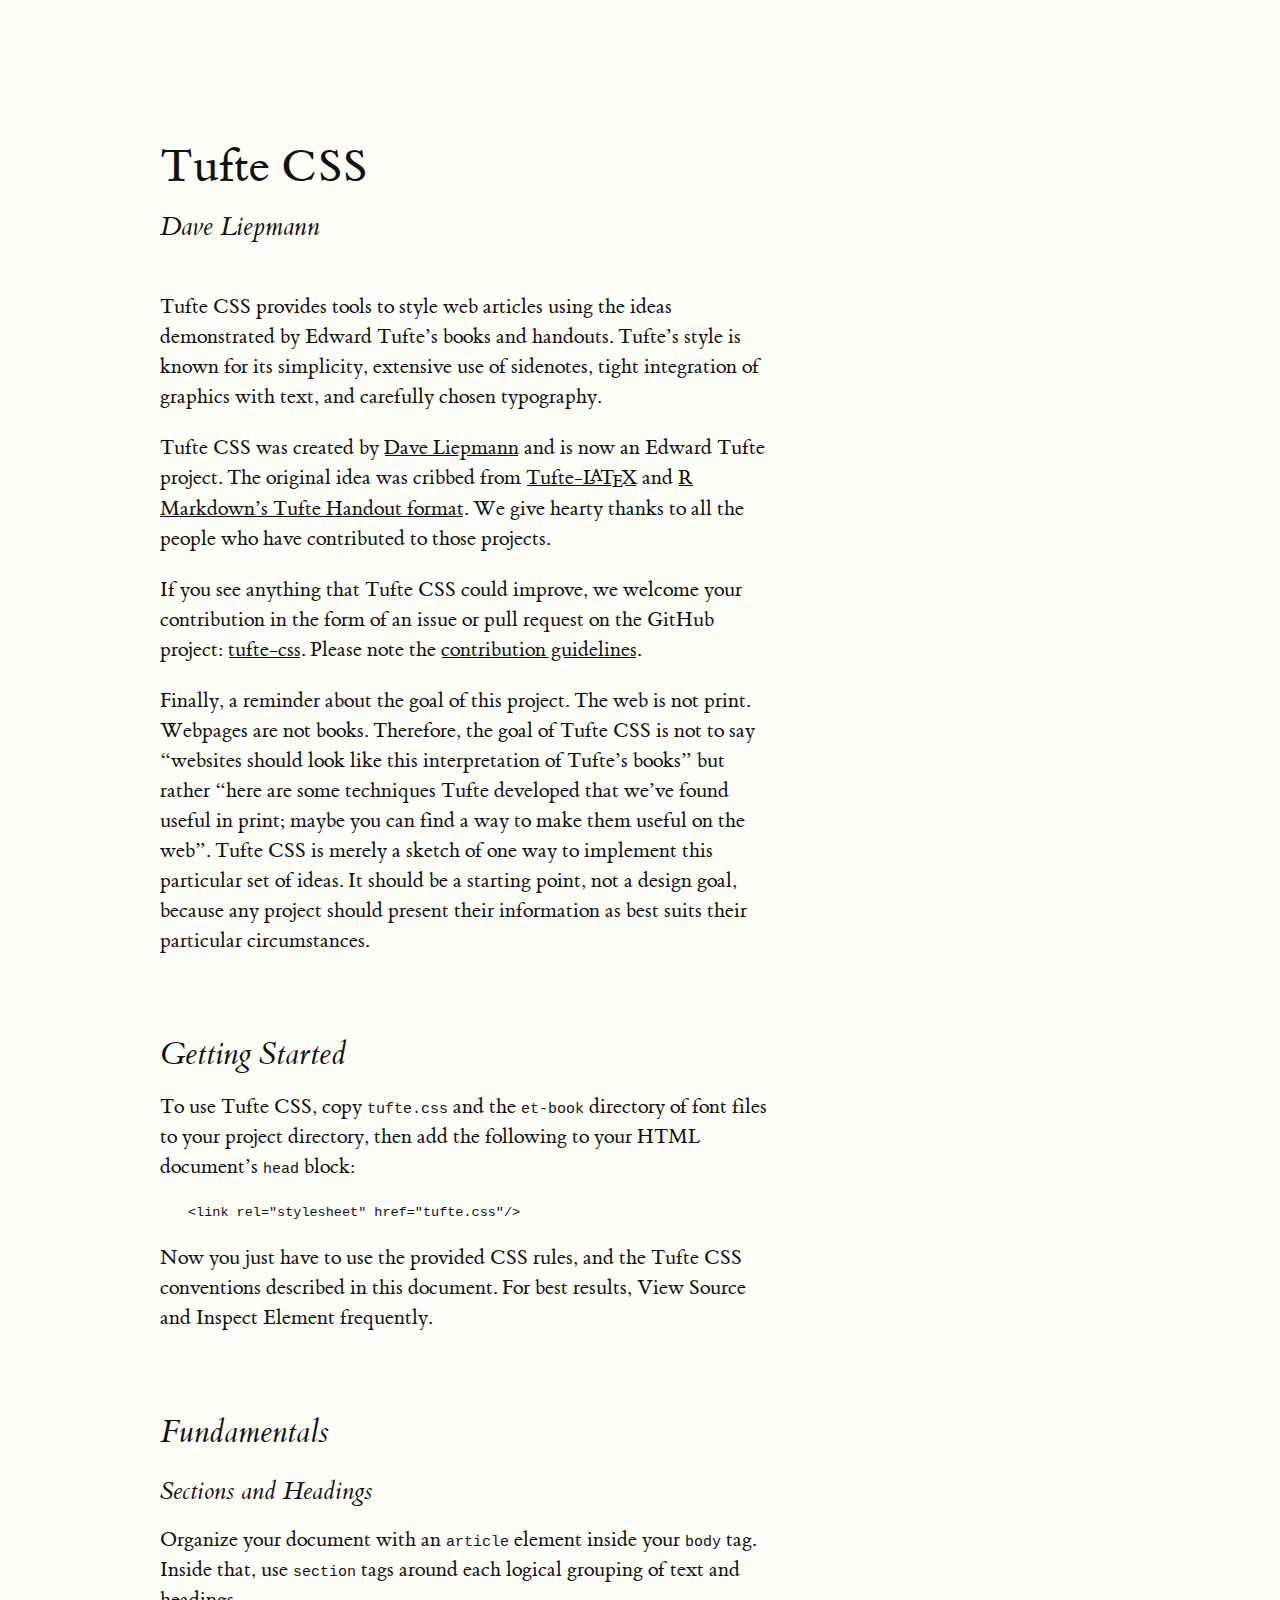
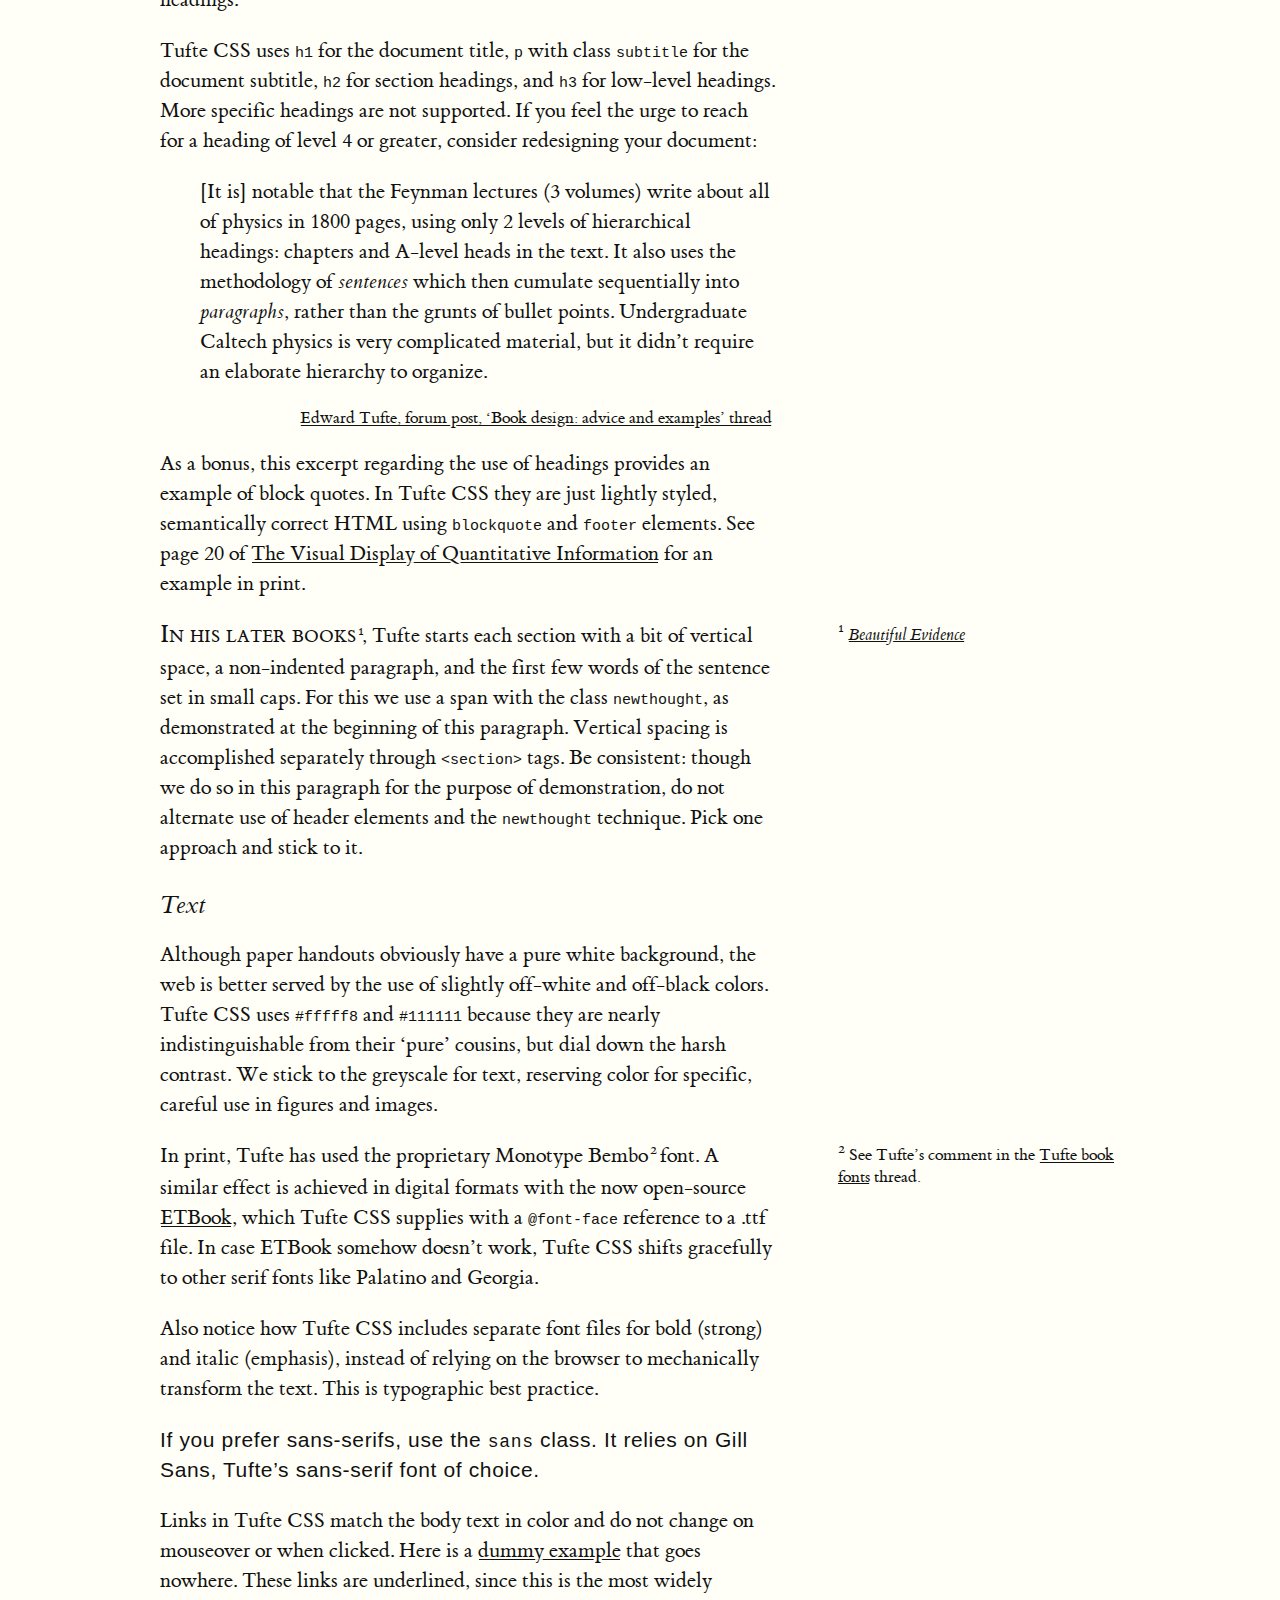
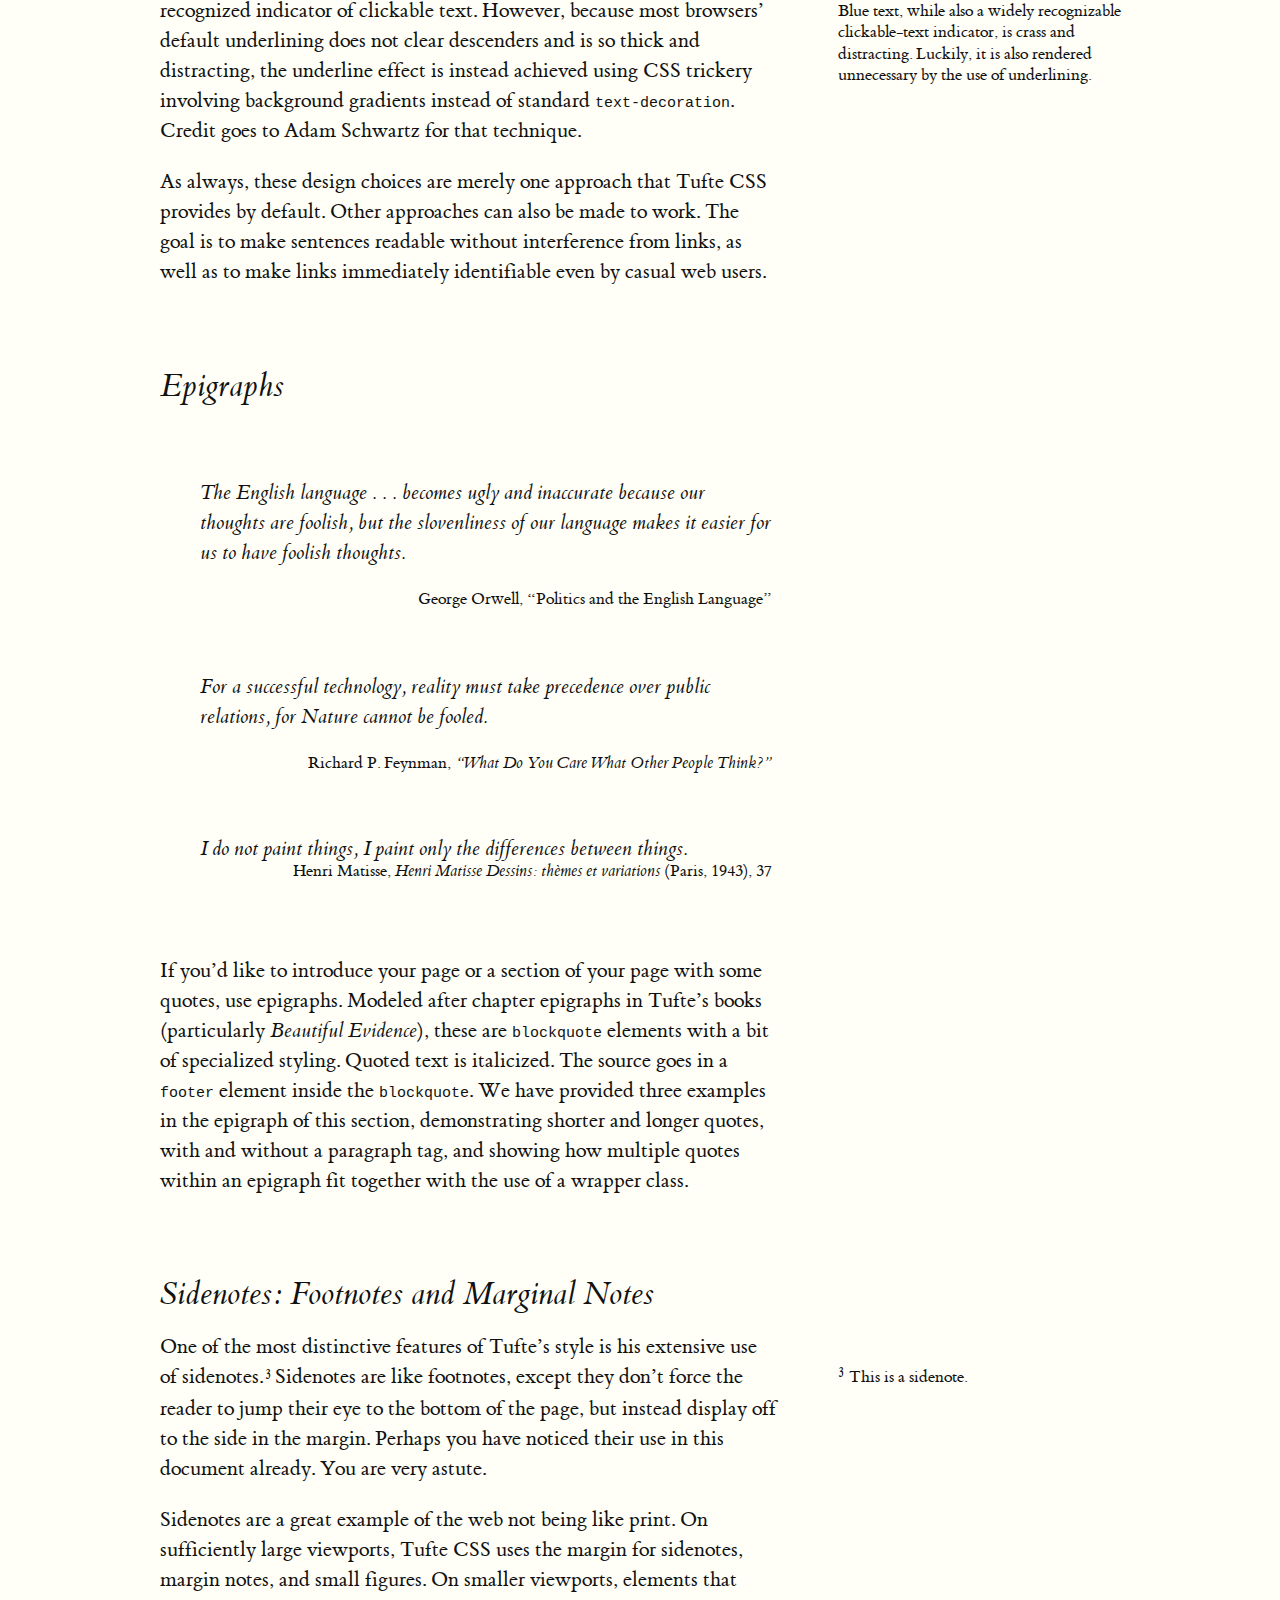
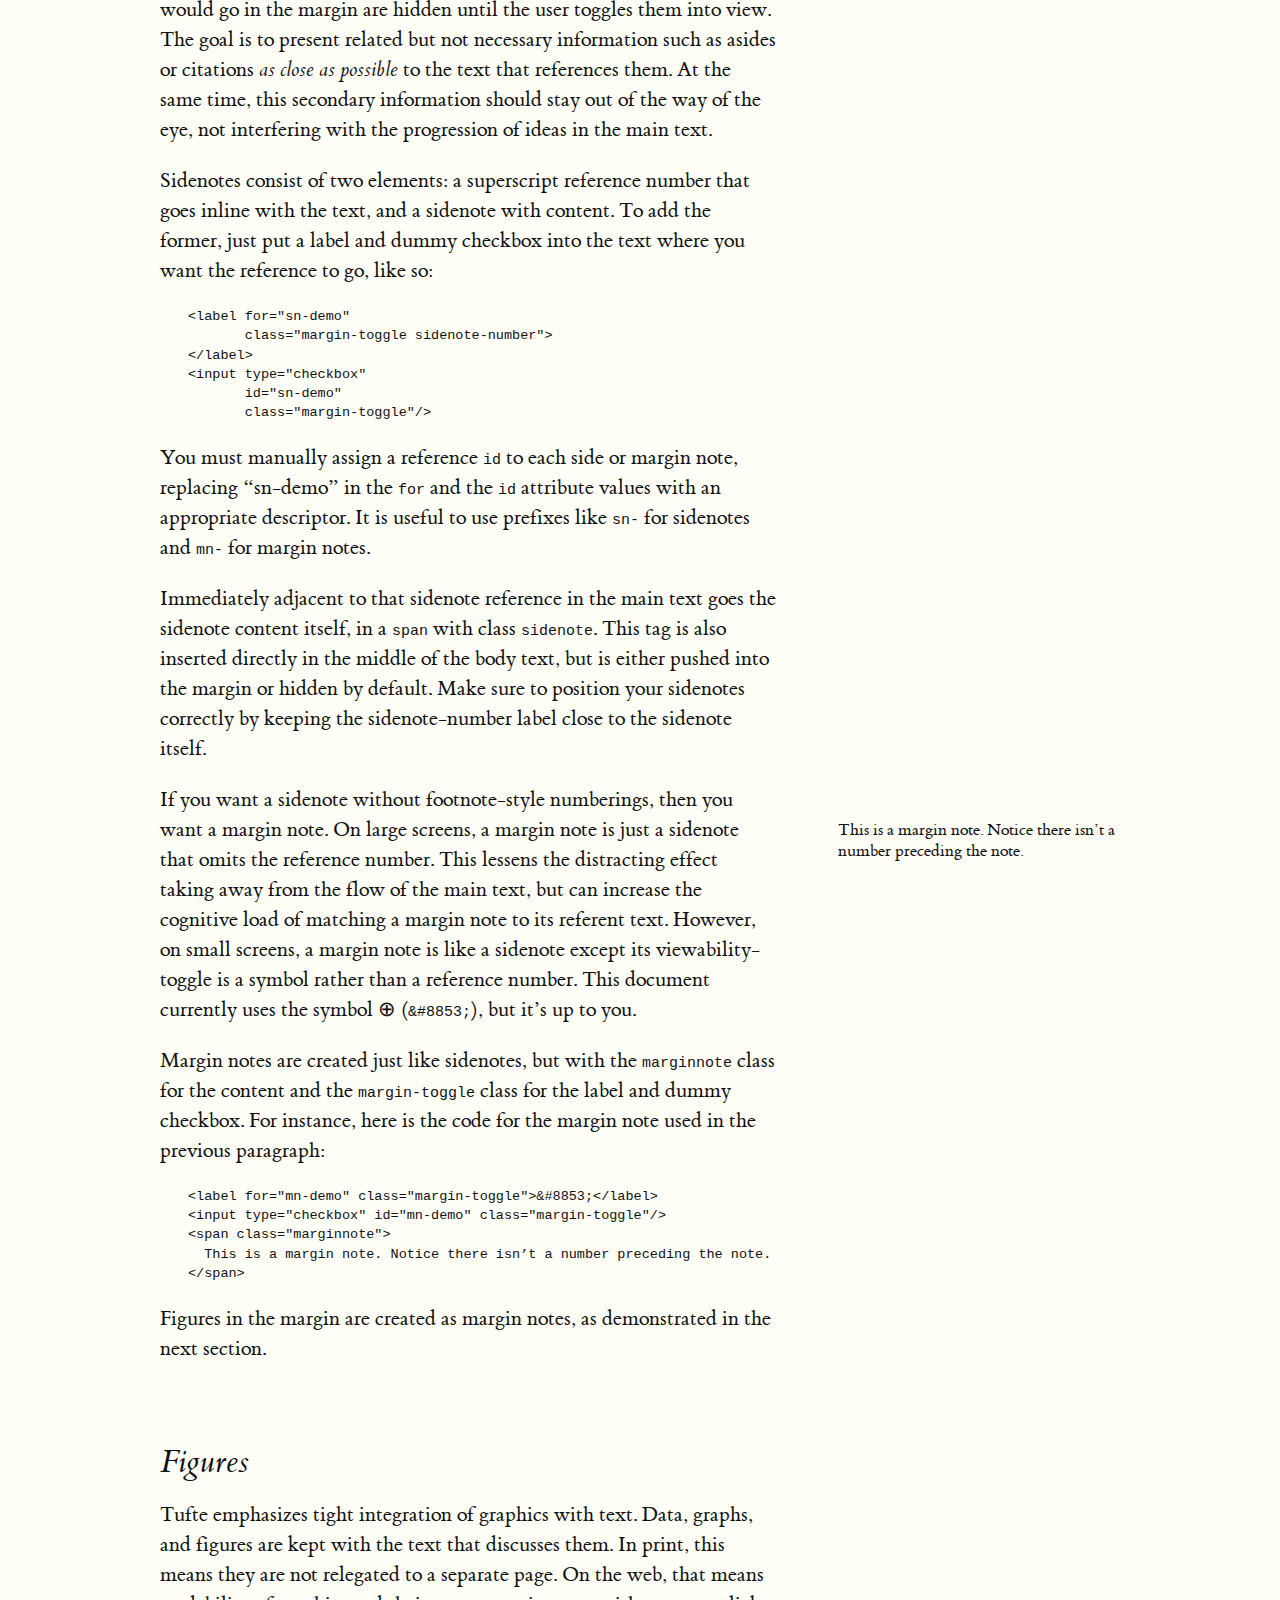
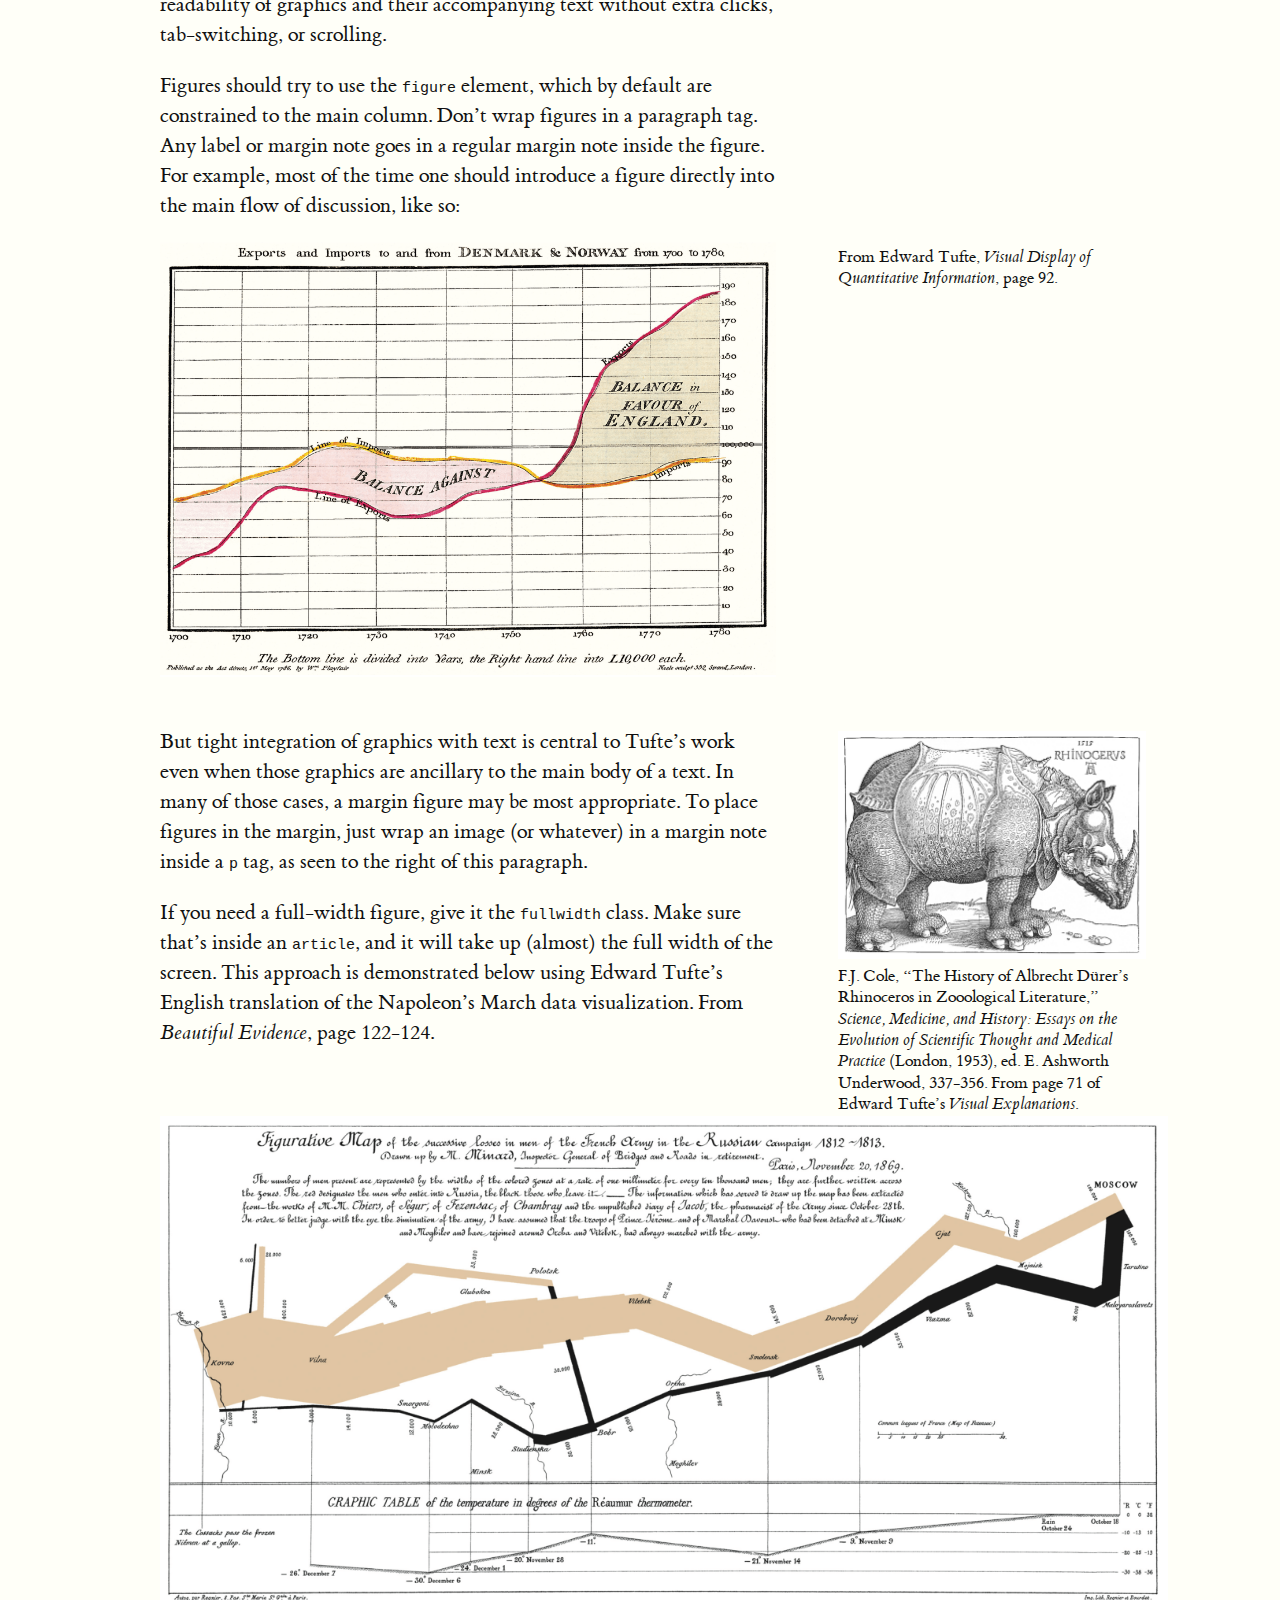
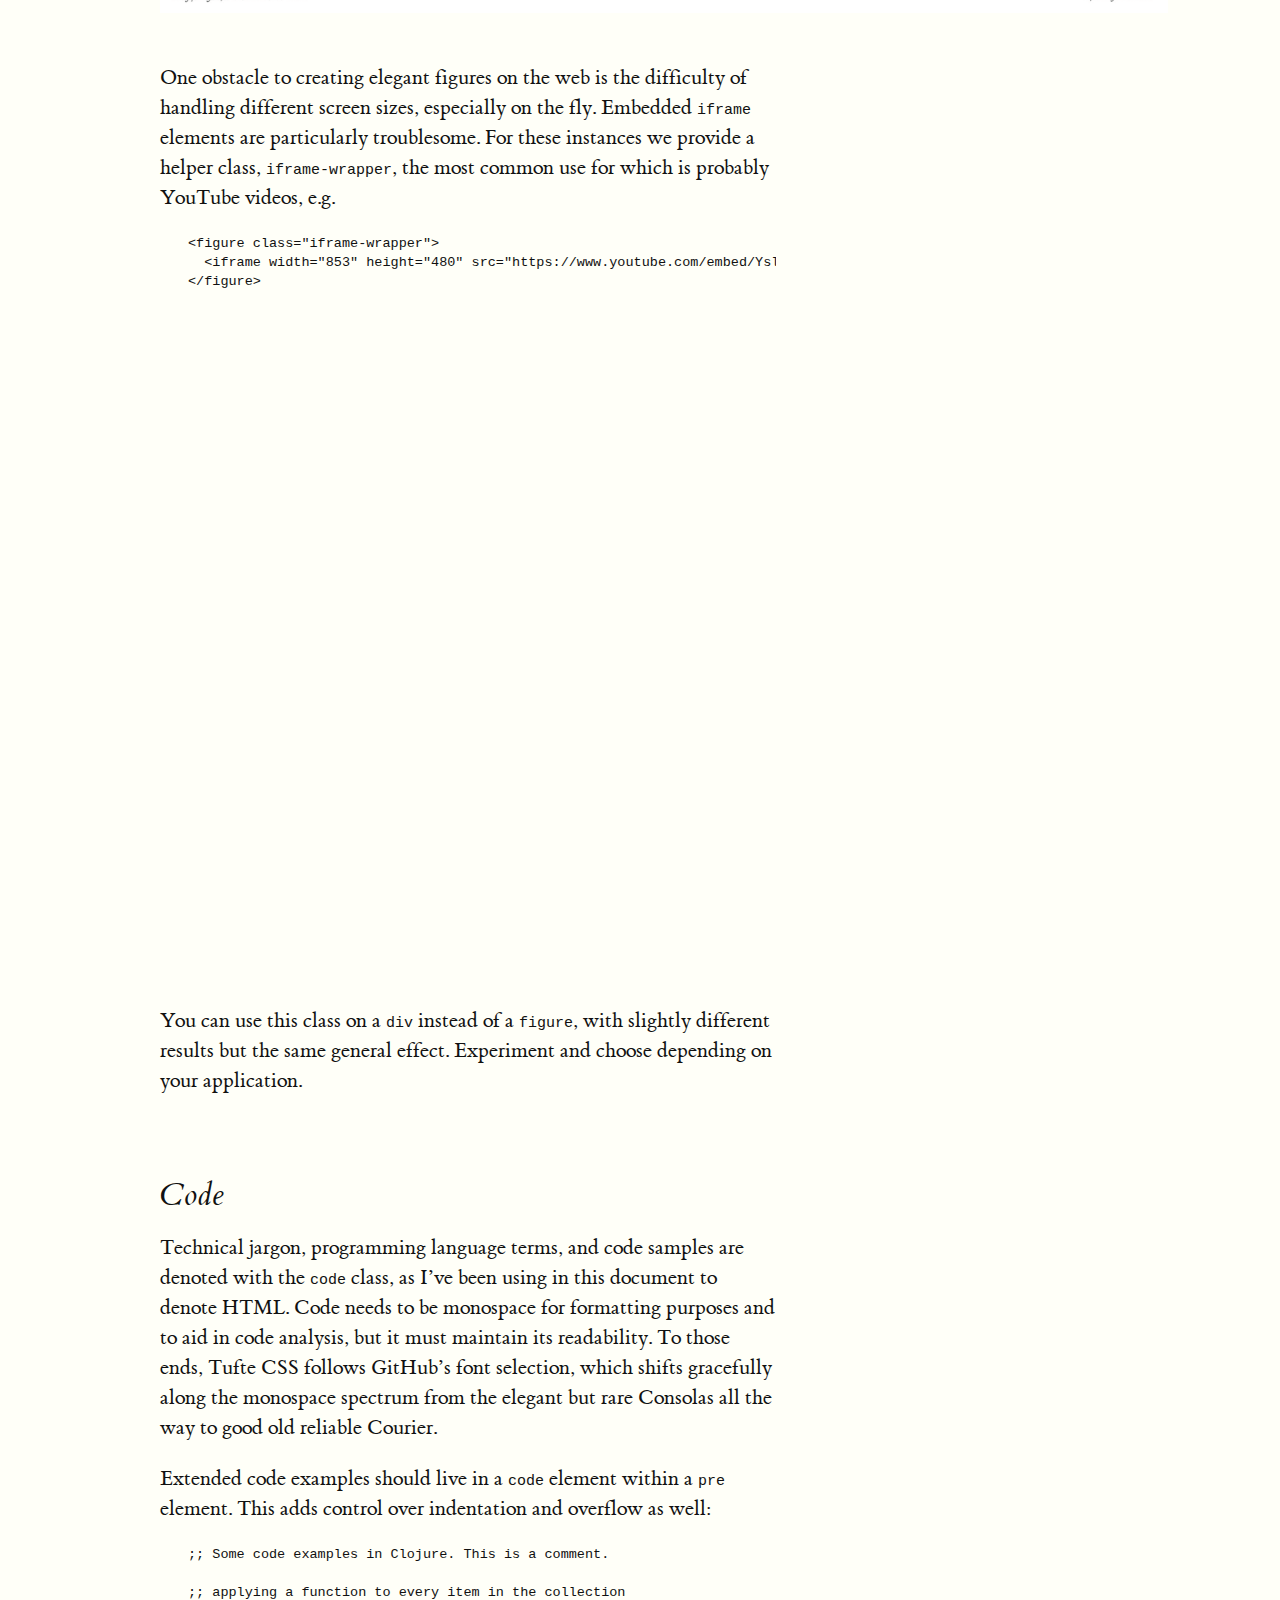
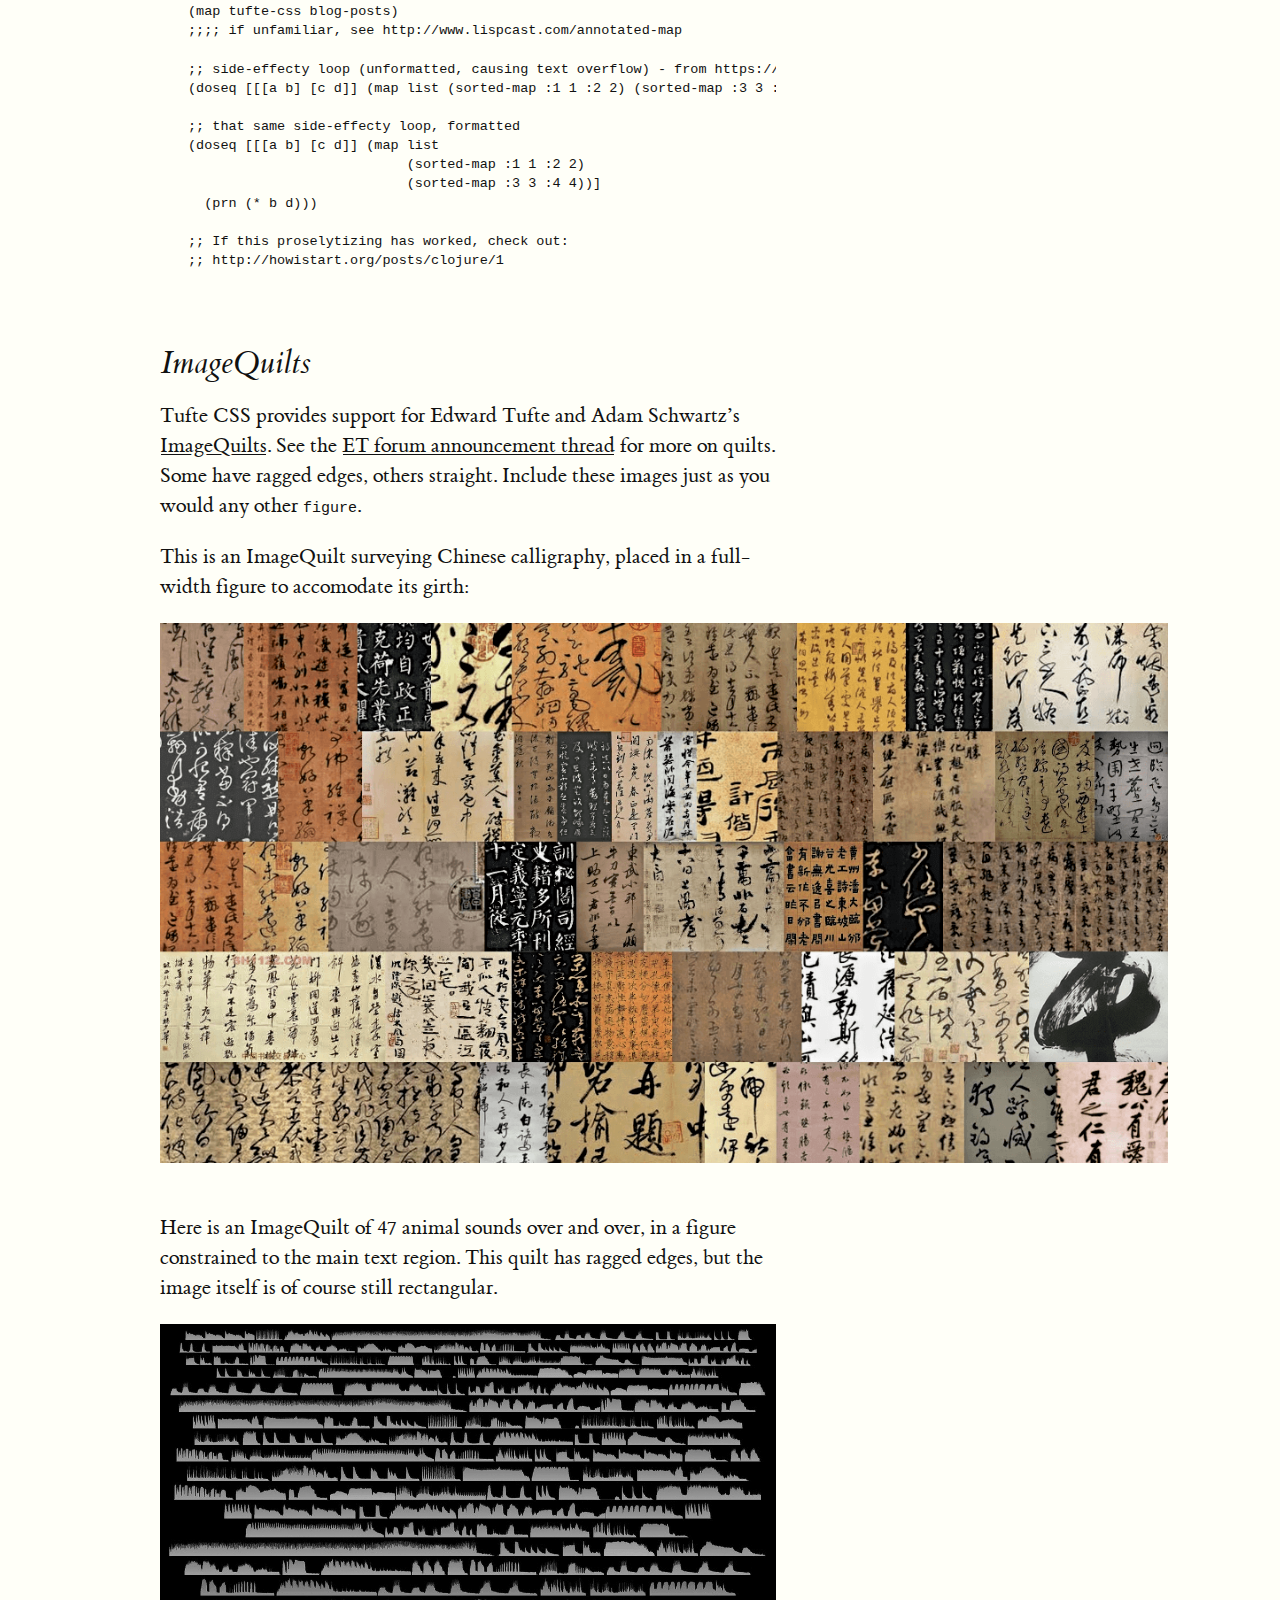
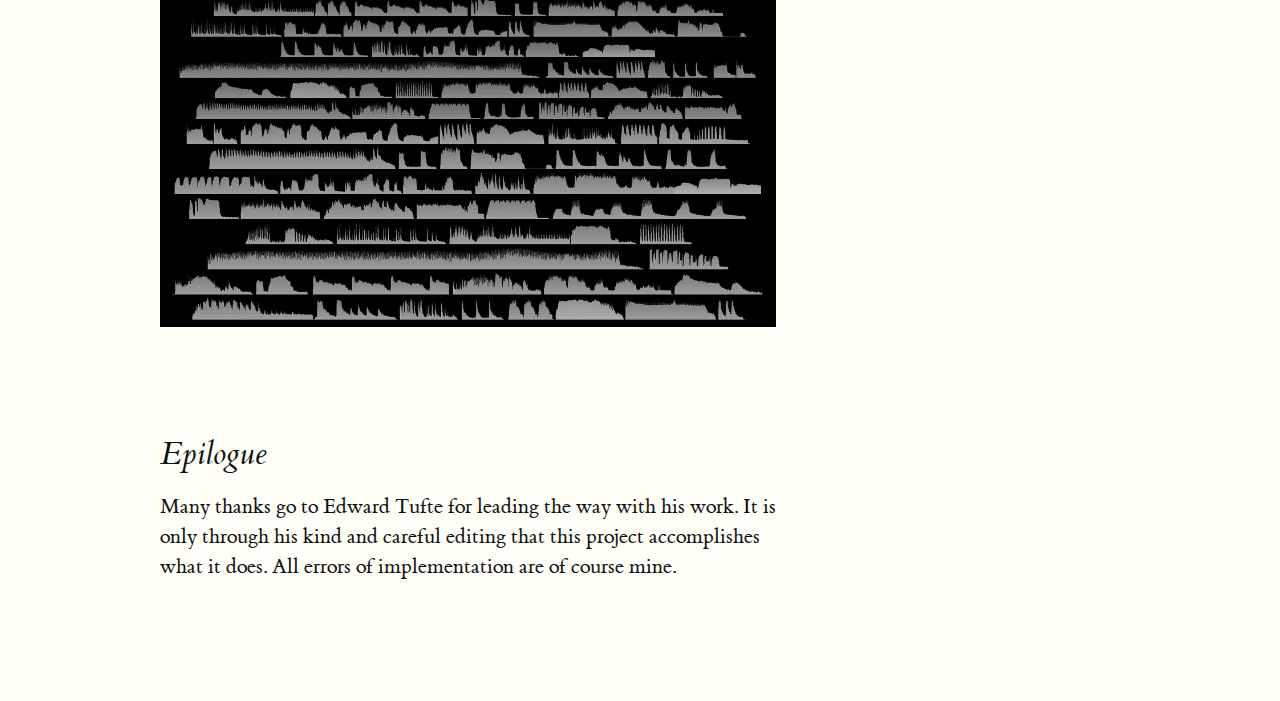
<file: _assets/css/tufte-css/index.html>
<!DOCTYPE html>
<html lang="en">
  <head>
    <meta charset="utf-8"/>
    <title>Tufte CSS</title>
    <link rel="stylesheet" href="tufte.css"/>
    <link rel="stylesheet" href="latex.css"/>
    <meta name="viewport" content="width=device-width, initial-scale=1">
  </head>

  <body>
    <article>
      <h1 id="tufte-css">Tufte CSS</h1>
      <p class="subtitle">Dave Liepmann</p>
      <section>
        <p>Tufte CSS provides tools to style web articles using the ideas demonstrated by Edward Tufte’s books and handouts. Tufte’s style is known for its simplicity, extensive use of sidenotes, tight integration of graphics with text, and carefully chosen typography.</p>
        <p>Tufte CSS was created by <a href="http://www.daveliepmann.com">Dave Liepmann</a> and is now an Edward Tufte project. The original idea was cribbed from <a href="https://tufte-latex.github.io/tufte-latex/">Tufte-<span class="latex">L<span class="latex-sup">a</span>T<span class="latex-sub">e</span>X</span></a> and <a href="http://rmarkdown.rstudio.com/tufte_handout_format.html">R Markdown’s Tufte Handout format</a>. We give hearty thanks to all the people who have contributed to those projects.</p>
        <p>If you see anything that Tufte CSS could improve, we welcome your contribution in the form of an issue or pull request on the GitHub project: <a href="https://github.com/edwardtufte/tufte-css">tufte-css</a>. Please note the <a href="https://github.com/edwardtufte/tufte-css#contributing">contribution guidelines</a>.</p>
        <p>Finally, a reminder about the goal of this project. The web is not print. Webpages are not books. Therefore, the goal of Tufte CSS is not to say “websites should look like this interpretation of Tufte’s books” but rather “here are some techniques Tufte developed that we’ve found useful in print; maybe you can find a way to make them useful on the web”. Tufte CSS is merely a sketch of one way to implement this particular set of ideas. It should be a starting point, not a design goal, because any project should present their information as best suits their particular circumstances.</p>
      </section>

      <section>
        <h2 id="getting-started">Getting Started</h2>
        <p>To use Tufte CSS, copy <code>tufte.css</code> and the <code>et-book</code> directory of font files to your project directory, then add the following to your HTML document’s <code>head</code> block:</p>

        <pre><code>&lt;link rel="stylesheet" href="tufte.css"/&gt;</code></pre>

        <p>Now you just have to use the provided CSS rules, and the Tufte CSS conventions described in this document. For best results, View Source and Inspect Element frequently.</p>
      </section>

      <section>
        <h2 id="fundamentals">Fundamentals</h2>
        <h3 id="fundamentals--sections-and-headers">Sections and Headings</h3>
        <p>Organize your document with an <code>article</code> element inside your <code>body</code> tag. Inside that, use <code>section</code> tags around each logical grouping of text and headings.</p>
        <p>Tufte CSS uses <code>h1</code> for the document title, <code>p</code> with class <code>subtitle</code> for the document subtitle, <code>h2</code> for section headings, and <code>h3</code> for low-level headings. More specific headings are not supported. If you feel the urge to reach for a heading of level 4 or greater, consider redesigning your document:</p>
        <blockquote cite="http://www.edwardtufte.com/bboard/q-and-a-fetch-msg?msg_id=0000hB">
          <p>[It is] notable that the Feynman lectures (3 volumes) write about all of physics in 1800 pages, using only 2 levels of hierarchical headings: chapters and A-level heads in the text. It also uses the methodology of <em>sentences</em> which then cumulate sequentially into <em>paragraphs</em>, rather than the grunts of bullet points. Undergraduate Caltech physics is very complicated material, but it didn’t require an elaborate hierarchy to organize.</p>
          <footer><a href="http://www.edwardtufte.com/bboard/q-and-a-fetch-msg?msg_id=0000hB">Edward Tufte, forum post, ‘Book design: advice and examples’ thread</a></footer>
        </blockquote>
        <p>As a bonus, this excerpt regarding the use of headings provides an example of block quotes. In Tufte CSS they are just lightly styled, semantically correct HTML using <code>blockquote</code> and <code>footer</code> elements. See page 20 of <a href="https://www.edwardtufte.com/tufte/books_vdqi">The Visual Display of Quantitative Information</a> for an example in print.</p>
        <p><span class="newthought">In his later books<label for="sn-in-his-later-books" class="margin-toggle sidenote-number"></label></span><input type="checkbox" id="sn-in-his-later-books" class="margin-toggle"/><span class="sidenote"><a href="http://www.edwardtufte.com/tufte/books_be"><em>Beautiful Evidence</em></a></span>, Tufte starts each section with a bit of vertical space, a non-indented paragraph, and the first few words of the sentence set in small caps. For this we use a span with the class <code>newthought</code>, as demonstrated at the beginning of this paragraph. Vertical spacing is accomplished separately through <code>&lt;section&gt;</code> tags. Be consistent: though we do so in this paragraph for the purpose of demonstration, do not alternate use of header elements and the <code>newthought</code> technique. Pick one approach and stick to it.</p>

        <h3 id="fundamentals--text">Text</h3>
        <p>Although paper handouts obviously have a pure white background, the web is better served by the use of slightly off-white and off-black colors. Tufte CSS uses <code>#fffff8</code> and <code>#111111</code> because they are nearly indistinguishable from their ‘pure’ cousins, but dial down the harsh contrast. We stick to the greyscale for text, reserving color for specific, careful use in figures and images.</p>
        <p>In print, Tufte has used the proprietary Monotype Bembo<label for="sn-proprietary-monotype-bembo" class="margin-toggle sidenote-number"></label><input type="checkbox" id="sn-proprietary-monotype-bembo" class="margin-toggle"/><span class="sidenote">See Tufte’s comment in the <a href="http://www.edwardtufte.com/bboard/q-and-a-fetch-msg?msg_id=0000Vt">Tufte book fonts</a> thread.</span> font. A similar effect is achieved in digital formats with the now open-source <a href="https://github.com/edwardtufte/et-book">ETBook</a>, which Tufte CSS supplies with a <code>@font-face</code> reference to a .ttf file. In case ETBook somehow doesn’t work, Tufte CSS shifts gracefully to other serif fonts like Palatino and Georgia.</p>
        <p>Also notice how Tufte CSS includes separate font files for bold (strong) and italic (emphasis), instead of relying on the browser to mechanically transform the text. This is typographic best practice.</p>
        <p class="sans">If you prefer sans-serifs, use the <code>sans</code> class. It relies on Gill Sans, Tufte’s sans-serif font of choice.</p>
        <p>Links in Tufte CSS match the body text in color and do not change on mouseover or when clicked. Here is a <a href="#">dummy example</a> that goes nowhere. These links are underlined, since this is the most widely recognized indicator of clickable text. <label for="mn-blue-links" class="margin-toggle">&#8853;</label><input type="checkbox" id="mn-blue-links" class="margin-toggle"/><span class="marginnote">Blue text, while also a widely recognizable clickable-text indicator, is crass and distracting. Luckily, it is also rendered unnecessary by the use of underlining.</span> However, because most browsers’ default underlining does not clear descenders and is so thick and distracting, the underline effect is instead achieved using CSS trickery involving background gradients instead of standard <code>text-decoration</code>. Credit goes to Adam Schwartz for that technique.</p>
        <p>As always, these design choices are merely one approach that Tufte CSS provides by default. Other approaches can also be made to work. The goal is to make sentences readable without interference from links, as well as to make links immediately identifiable even by casual web users.</p>
      </section>

      <section>
        <h2 id="epigraphs">Epigraphs</h2>
        <div class="epigraph">
          <blockquote>
            <p>The English language . . . becomes ugly and inaccurate because our thoughts are foolish, but the slovenliness of our language makes it easier for us to have foolish thoughts.</p>
            <footer>George Orwell, “Politics and the English Language”</footer>
          </blockquote>
          <blockquote>
            <p>For a successful technology, reality must take precedence over public relations, for Nature cannot be fooled.</p>
            <footer>Richard P. Feynman, <cite>“What Do You Care What Other People Think?”</cite></footer>
          </blockquote>
          <blockquote>I do not paint things, I paint only the differences between things.<footer>Henri Matisse, <cite>Henri Matisse Dessins: thèmes et variations</cite> (Paris, 1943), 37</footer></blockquote>
        </div>
        <p>If you’d like to introduce your page or a section of your page with some quotes, use epigraphs. Modeled after chapter epigraphs in Tufte’s books (particularly <em>Beautiful Evidence</em>), these are <code>blockquote</code> elements with a bit of specialized styling. Quoted text is italicized. The source goes in a <code>footer</code> element inside the <code>blockquote</code>. We have provided three examples in the epigraph of this section, demonstrating shorter and longer quotes, with and without a paragraph tag, and showing how multiple quotes within an epigraph fit together with the use of a wrapper class.</p>
      </section>

      <section>
        <h2 id="sidenotes">Sidenotes: Footnotes and Marginal Notes</h2>
        <p>One of the most distinctive features of Tufte’s style is his extensive use of sidenotes.<label for="sn-extensive-use-of-sidenotes" class="margin-toggle sidenote-number"></label><input type="checkbox" id="sn-extensive-use-of-sidenotes" class="margin-toggle"/><span class="sidenote">This is a sidenote.</span> Sidenotes are like footnotes, except they don’t force the reader to jump their eye to the bottom of the page, but instead display off to the side in the margin. Perhaps you have noticed their use in this document already. You are very astute.</p>
        <p>Sidenotes are a great example of the web not being like print. On sufficiently large viewports, Tufte CSS uses the margin for sidenotes, margin notes, and small figures. On smaller viewports, elements that would go in the margin are hidden until the user toggles them into view. The goal is to present related but not necessary information such as asides or citations <em>as close as possible</em> to the text that references them. At the same time, this secondary information should stay out of the way of the eye, not interfering with the progression of ideas in the main text.</p>
        <p>Sidenotes consist of two elements: a superscript reference number that goes inline with the text, and a sidenote with content. To add the former, just put a label and dummy checkbox into the text where you want the reference to go, like so:</p>
        <pre><code>&lt;label for="sn-demo"
       class="margin-toggle sidenote-number"&gt;
&lt;/label&gt;
&lt;input type="checkbox"
       id="sn-demo"
       class="margin-toggle"/&gt;</code></pre>
        <p>You must manually assign a reference <code>id</code> to each side or margin note, replacing “sn-demo” in the <code>for</code> and the <code>id</code> attribute values with an appropriate descriptor. It is useful to use prefixes like <code>sn-</code> for sidenotes and <code>mn-</code> for margin notes.</p>
        <p>Immediately adjacent to that sidenote reference in the main text goes the sidenote content itself, in a <code>span</code> with class <code>sidenote</code>. This tag is also inserted directly in the middle of the body text, but is either pushed into the margin or hidden by default. Make sure to position your sidenotes correctly by keeping the sidenote-number label close to the sidenote itself.</p>
        <p>If you want a sidenote without footnote-style numberings, then you want a margin note.
          <label for="mn-demo" class="margin-toggle">&#8853;</label>
          <input type="checkbox" id="mn-demo" class="margin-toggle"/>
          <span class="marginnote">
            This is a margin note. Notice there isn’t a number preceding the note.
          </span> On large screens, a margin note is just a sidenote that omits the reference number. This lessens the distracting effect taking away from the flow of the main text, but can increase the cognitive load of matching a margin note to its referent text. However, on small screens, a margin note is like a sidenote except its viewability-toggle is a symbol rather than a reference number. This document currently uses the symbol &#8853; (<code>&amp;#8853;</code>), but it’s up to you.</p>
        <p>Margin notes are created just like sidenotes, but with the <code>marginnote</code> class for the content and the <code>margin-toggle</code> class for the label and dummy checkbox. For instance, here is the code for the margin note used in the previous paragraph:</p>
        <pre><code>&lt;label for="mn-demo" class="margin-toggle"&gt;&amp;#8853;&lt;/label&gt;
&lt;input type="checkbox" id="mn-demo" class="margin-toggle"/&gt;
&lt;span class="marginnote"&gt;
  This is a margin note. Notice there isn’t a number preceding the note.
&lt;/span&gt;</code></pre>
        <p>Figures in the margin are created as margin notes, as demonstrated in the next section.</p>
      </section>

      <section>
        <h2 id="figures">Figures</h2>
        <p>Tufte emphasizes tight integration of graphics with text. Data, graphs, and figures are kept with the text that discusses them. In print, this means they are not relegated to a separate page. On the web, that means readability of graphics and their accompanying text without extra clicks, tab-switching, or scrolling.</p>
        <p>Figures should try to use the <code>figure</code> element, which by default are constrained to the main column. Don’t wrap figures in a paragraph tag. Any label or margin note goes in a regular margin note inside the figure. For example, most of the time one should introduce a figure directly into the main flow of discussion, like so:</p>
        <figure>
          <label for="mn-exports-imports" class="margin-toggle">&#8853;</label><input type="checkbox" id="mn-exports-imports" class="margin-toggle"/><span class="marginnote">From Edward Tufte, <em>Visual Display of Quantitative Information</em>, page 92.</span>
          <img src="img/exports-imports.png" alt="Exports and Imports to and from Denmark & Norway from 1700 to 1780" />
        </figure>

        <p><label for="mn-figure-1" class="margin-toggle">&#8853;</label><input type="checkbox" id="mn-figure-1" class="margin-toggle"/><span class="marginnote"><img src="img/rhino.png" alt="Image of a Rhinoceros"/>F.J. Cole, “The History of Albrecht Dürer’s Rhinoceros in Zooological Literature,” <em>Science, Medicine, and History: Essays on the Evolution of Scientific Thought and Medical Practice</em> (London, 1953), ed. E. Ashworth Underwood, 337-356. From page 71 of Edward Tufte’s <em>Visual Explanations</em>.</span> But tight integration of graphics with text is central to Tufte’s work even when those graphics are ancillary to the main body of a text. In many of those cases, a margin figure may be most appropriate. To place figures in the margin, just wrap an image (or whatever) in a margin note inside a <code>p</code> tag, as seen to the right of this paragraph.</p>
        <p>If you need a full-width figure, give it the <code>fullwidth</code> class. Make sure that’s inside an <code>article</code>, and it will take up (almost) the full width of the screen. This approach is demonstrated below using Edward Tufte’s English translation of the Napoleon’s March data visualization. From <em>Beautiful Evidence</em>, page 122-124.</p>
        <figure class="fullwidth">
          <img src="img/napoleons-march.png" alt="Figurative map of the successive losses of the French Army in the Russian campaign, 1812-1813" />
        </figure>
        <p>One obstacle to creating elegant figures on the web is the difficulty of handling different screen sizes, especially on the fly. Embedded <code>iframe</code> elements are particularly troublesome. For these instances we provide a helper class, <code>iframe-wrapper</code>, the most common use for which is probably YouTube videos, e.g.</p>
        <pre><code>&lt;figure class="iframe-wrapper"&gt;
  &lt;iframe width="853" height="480" src="https://www.youtube.com/embed/YslQ2625TR4" frameborder="0" allowfullscreen&gt;&lt;/iframe&gt;
&lt;/figure&gt;</code></pre>
        <figure class="iframe-wrapper">
          <iframe width="853" height="480" src="https://www.youtube.com/embed/YslQ2625TR4" frameborder="0" allowfullscreen></iframe>
        </figure>
        <p>You can use this class on a <code>div</code> instead of a <code>figure</code>, with slightly different results but the same general effect. Experiment and choose depending on your application.</p>
      </section>

      <section>
        <h2 id="code">Code</h2>
        <p>Technical jargon, programming language terms, and code samples are denoted with the <code>code</code> class, as I’ve been using in this document to denote HTML. Code needs to be monospace for formatting purposes and to aid in code analysis, but it must maintain its readability. To those ends, Tufte CSS follows GitHub’s font selection, which shifts gracefully along the monospace spectrum from the elegant but rare Consolas all the way to good old reliable Courier.</p>
        <p>Extended code examples should live in a <code>code</code> element within a <code>pre</code> element. This adds control over indentation and overflow as well:</p>
        <pre><code>;; Some code examples in Clojure. This is a comment.

;; applying a function to every item in the collection
(map tufte-css blog-posts)
;;;; if unfamiliar, see http://www.lispcast.com/annotated-map

;; side-effecty loop (unformatted, causing text overflow) - from https://clojuredocs.org/clojure.core/doseq
(doseq [[[a b] [c d]] (map list (sorted-map :1 1 :2 2) (sorted-map :3 3 :4 4))] (prn (* b d)))

;; that same side-effecty loop, formatted
(doseq [[[a b] [c d]] (map list
                           (sorted-map :1 1 :2 2)
                           (sorted-map :3 3 :4 4))]
  (prn (* b d)))

;; If this proselytizing has worked, check out:
;; http://howistart.org/posts/clojure/1</code></pre>
      </section>

      <section>
        <h2 id="imagequilts">ImageQuilts</h2>
        <p>Tufte CSS provides support for Edward Tufte and Adam Schwartz’s <a href="http://imagequilts.com/">ImageQuilts</a>. See the <a href="http://www.edwardtufte.com/bboard/q-and-a-fetch-msg?msg_id=0003wk">ET forum announcement thread</a> for more on quilts. Some have ragged edges, others straight. Include these images just as you would any other <code>figure</code>.</p>
        <p>This is an ImageQuilt surveying Chinese calligraphy, placed in a full-width figure to accomodate its girth:</p>
        <figure class="fullwidth"><img src="img/imagequilt-chinese-calligraphy.png" alt="Image of Chinese Calligraphy"/></figure>
        <p>Here is an ImageQuilt of 47 animal sounds over and over, in a figure constrained to the main text region. This quilt has ragged edges, but the image itself is of course still rectangular.</p>
        <figure><img src="img/imagequilt-animal-sounds.png" alt="Image of animal sounds"/></figure>
      </section>

      <section>
        <h2 id="epilogue">Epilogue</h2>
        <p>Many thanks go to Edward Tufte for leading the way with his work. It is only through his kind and careful editing that this project accomplishes what it does. All errors of implementation are of course mine.</p>
      </section>
    </article>
  </body>
</html>
</file>
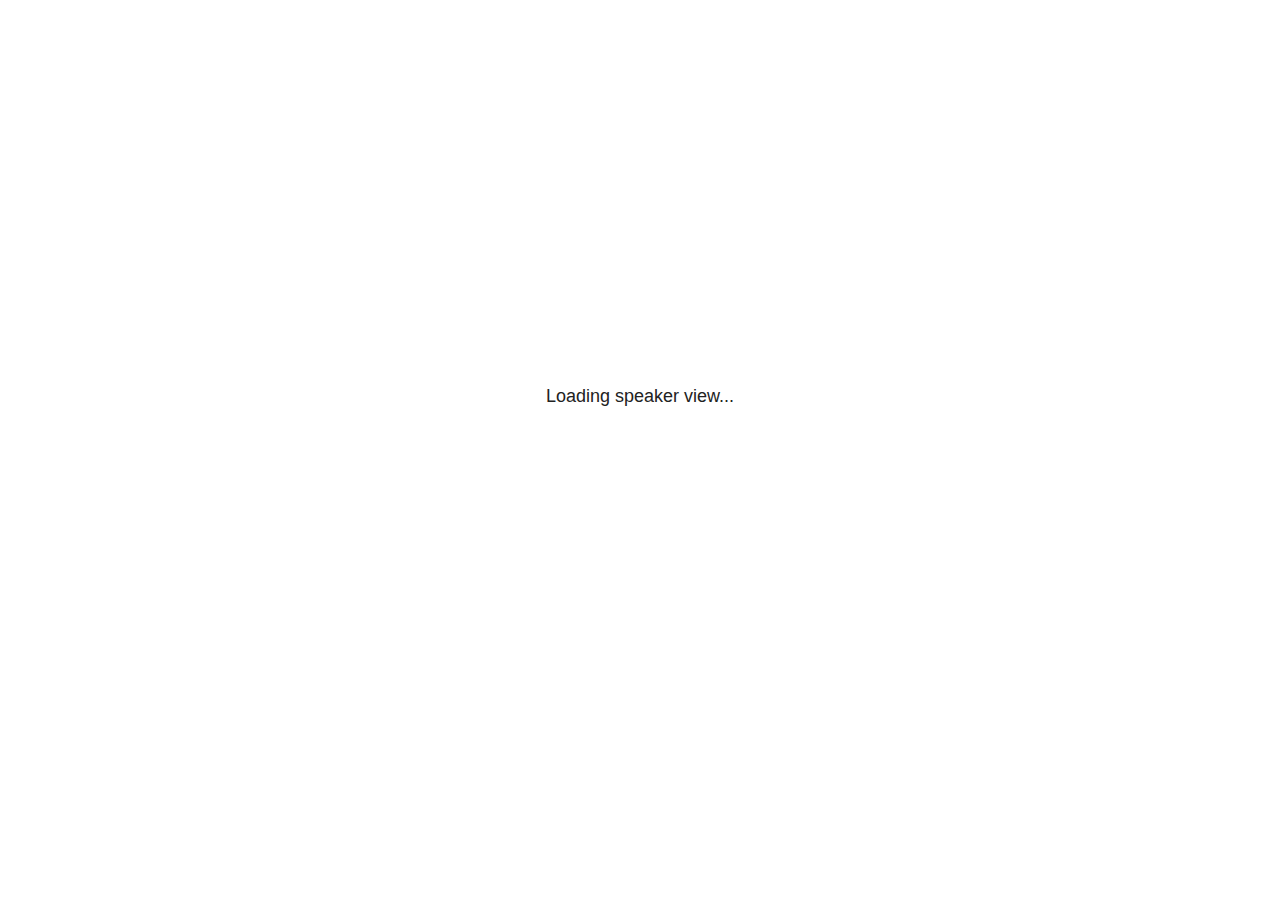
<file: plugin/notes/speaker-view.html>
<html lang="en">
	<head>
		<meta charset="utf-8">

		<title>reveal.js - Speaker View</title>

		<style>
			body {
				font-family: Helvetica;
				font-size: 18px;
			}

			#current-slide,
			#upcoming-slide,
			#speaker-controls {
				padding: 6px;
				box-sizing: border-box;
				-moz-box-sizing: border-box;
			}

			#current-slide iframe,
			#upcoming-slide iframe {
				width: 100%;
				height: 100%;
				border: 1px solid #ddd;
			}

			#current-slide .label,
			#upcoming-slide .label {
				position: absolute;
				top: 10px;
				left: 10px;
				z-index: 2;
			}

			#connection-status {
				position: absolute;
				top: 0;
				left: 0;
				width: 100%;
				height: 100%;
				z-index: 20;
				padding: 30% 20% 20% 20%;
				font-size: 18px;
				color: #222;
				background: #fff;
				text-align: center;
				box-sizing: border-box;
				line-height: 1.4;
			}

			.overlay-element {
				height: 34px;
				line-height: 34px;
				padding: 0 10px;
				text-shadow: none;
				background: rgba( 220, 220, 220, 0.8 );
				color: #222;
				font-size: 14px;
			}

			.overlay-element.interactive:hover {
				background: rgba( 220, 220, 220, 1 );
			}

			#current-slide {
				position: absolute;
				width: 60%;
				height: 100%;
				top: 0;
				left: 0;
				padding-right: 0;
			}

			#upcoming-slide {
				position: absolute;
				width: 40%;
				height: 40%;
				right: 0;
				top: 0;
			}

			/* Speaker controls */
			#speaker-controls {
				position: absolute;
				top: 40%;
				right: 0;
				width: 40%;
				height: 60%;
				overflow: auto;
				font-size: 18px;
			}

				.speaker-controls-time.hidden,
				.speaker-controls-notes.hidden {
					display: none;
				}

				.speaker-controls-time .label,
				.speaker-controls-pace .label,
				.speaker-controls-notes .label {
					text-transform: uppercase;
					font-weight: normal;
					font-size: 0.66em;
					color: #666;
					margin: 0;
				}

				.speaker-controls-time, .speaker-controls-pace {
					border-bottom: 1px solid rgba( 200, 200, 200, 0.5 );
					margin-bottom: 10px;
					padding: 10px 16px;
					padding-bottom: 20px;
					cursor: pointer;
				}

				.speaker-controls-time .reset-button {
					opacity: 0;
					float: right;
					color: #666;
					text-decoration: none;
				}
				.speaker-controls-time:hover .reset-button {
					opacity: 1;
				}

				.speaker-controls-time .timer,
				.speaker-controls-time .clock {
					width: 50%;
				}

				.speaker-controls-time .timer,
				.speaker-controls-time .clock,
				.speaker-controls-time .pacing .hours-value,
				.speaker-controls-time .pacing .minutes-value,
				.speaker-controls-time .pacing .seconds-value {
					font-size: 1.9em;
				}

				.speaker-controls-time .timer {
					float: left;
				}

				.speaker-controls-time .clock {
					float: right;
					text-align: right;
				}

				.speaker-controls-time span.mute {
					opacity: 0.3;
				}

				.speaker-controls-time .pacing-title {
					margin-top: 5px;
				}

				.speaker-controls-time .pacing.ahead {
					color: blue;
				}

				.speaker-controls-time .pacing.on-track {
					color: green;
				}

				.speaker-controls-time .pacing.behind {
					color: red;
				}

				.speaker-controls-notes {
					padding: 10px 16px;
				}

				.speaker-controls-notes .value {
					margin-top: 5px;
					line-height: 1.4;
					font-size: 1.2em;
				}

			/* Layout selector */
			#speaker-layout {
				position: absolute;
				top: 10px;
				right: 10px;
				color: #222;
				z-index: 10;
			}
				#speaker-layout select {
					position: absolute;
					width: 100%;
					height: 100%;
					top: 0;
					left: 0;
					border: 0;
					box-shadow: 0;
					cursor: pointer;
					opacity: 0;

					font-size: 1em;
					background-color: transparent;

					-moz-appearance: none;
					-webkit-appearance: none;
					-webkit-tap-highlight-color: rgba(0, 0, 0, 0);
				}

				#speaker-layout select:focus {
					outline: none;
					box-shadow: none;
				}

			.clear {
				clear: both;
			}

			/* Speaker layout: Wide */
			body[data-speaker-layout="wide"] #current-slide,
			body[data-speaker-layout="wide"] #upcoming-slide {
				width: 50%;
				height: 45%;
				padding: 6px;
			}

			body[data-speaker-layout="wide"] #current-slide {
				top: 0;
				left: 0;
			}

			body[data-speaker-layout="wide"] #upcoming-slide {
				top: 0;
				left: 50%;
			}

			body[data-speaker-layout="wide"] #speaker-controls {
				top: 45%;
				left: 0;
				width: 100%;
				height: 50%;
				font-size: 1.25em;
			}

			/* Speaker layout: Tall */
			body[data-speaker-layout="tall"] #current-slide,
			body[data-speaker-layout="tall"] #upcoming-slide {
				width: 45%;
				height: 50%;
				padding: 6px;
			}

			body[data-speaker-layout="tall"] #current-slide {
				top: 0;
				left: 0;
			}

			body[data-speaker-layout="tall"] #upcoming-slide {
				top: 50%;
				left: 0;
			}

			body[data-speaker-layout="tall"] #speaker-controls {
				padding-top: 40px;
				top: 0;
				left: 45%;
				width: 55%;
				height: 100%;
				font-size: 1.25em;
			}

			/* Speaker layout: Notes only */
			body[data-speaker-layout="notes-only"] #current-slide,
			body[data-speaker-layout="notes-only"] #upcoming-slide {
				display: none;
			}

			body[data-speaker-layout="notes-only"] #speaker-controls {
				padding-top: 40px;
				top: 0;
				left: 0;
				width: 100%;
				height: 100%;
				font-size: 1.25em;
			}

			@media screen and (max-width: 1080px) {
				body[data-speaker-layout="default"] #speaker-controls {
					font-size: 16px;
				}
			}

			@media screen and (max-width: 900px) {
				body[data-speaker-layout="default"] #speaker-controls {
					font-size: 14px;
				}
			}

			@media screen and (max-width: 800px) {
				body[data-speaker-layout="default"] #speaker-controls {
					font-size: 12px;
				}
			}

		</style>
	</head>

	<body>

		<div id="connection-status">Loading speaker view...</div>

		<div id="current-slide"></div>
		<div id="upcoming-slide"><span class="overlay-element label">Upcoming</span></div>
		<div id="speaker-controls">
			<div class="speaker-controls-time">
				<h4 class="label">Time <span class="reset-button">Click to Reset</span></h4>
				<div class="clock">
					<span class="clock-value">0:00 AM</span>
				</div>
				<div class="timer">
					<span class="hours-value">00</span><span class="minutes-value">:00</span><span class="seconds-value">:00</span>
				</div>
				<div class="clear"></div>

				<h4 class="label pacing-title" style="display: none">Pacing – Time to finish current slide</h4>
				<div class="pacing" style="display: none">
					<span class="hours-value">00</span><span class="minutes-value">:00</span><span class="seconds-value">:00</span>
				</div>
			</div>

			<div class="speaker-controls-notes hidden">
				<h4 class="label">Notes</h4>
				<div class="value"></div>
			</div>
		</div>
		<div id="speaker-layout" class="overlay-element interactive">
			<span class="speaker-layout-label"></span>
			<select class="speaker-layout-dropdown"></select>
		</div>

		<script>

			(function() {

				var notes,
					notesValue,
					currentState,
					currentSlide,
					upcomingSlide,
					layoutLabel,
					layoutDropdown,
					pendingCalls = {},
					lastRevealApiCallId = 0,
					connected = false;

				var SPEAKER_LAYOUTS = {
					'default': 'Default',
					'wide': 'Wide',
					'tall': 'Tall',
					'notes-only': 'Notes only'
				};

				setupLayout();

				var connectionStatus = document.querySelector( '#connection-status' );
				var connectionTimeout = setTimeout( function() {
					connectionStatus.innerHTML = 'Error connecting to main window.<br>Please try closing and reopening the speaker view.';
				}, 5000 );

				window.addEventListener( 'message', function( event ) {

					clearTimeout( connectionTimeout );
					connectionStatus.style.display = 'none';

					var data = JSON.parse( event.data );

					// The overview mode is only useful to the reveal.js instance
					// where navigation occurs so we don't sync it
					if( data.state ) delete data.state.overview;

					// Messages sent by the notes plugin inside of the main window
					if( data && data.namespace === 'reveal-notes' ) {
						if( data.type === 'connect' ) {
							handleConnectMessage( data );
						}
						else if( data.type === 'state' ) {
							handleStateMessage( data );
						}
						else if( data.type === 'return' ) {
							pendingCalls[data.callId](data.result);
							delete pendingCalls[data.callId];
						}
					}
					// Messages sent by the reveal.js inside of the current slide preview
					else if( data && data.namespace === 'reveal' ) {
						if( /ready/.test( data.eventName ) ) {
							// Send a message back to notify that the handshake is complete
							window.opener.postMessage( JSON.stringify({ namespace: 'reveal-notes', type: 'connected'} ), '*' );
						}
						else if( /slidechanged|fragmentshown|fragmenthidden|paused|resumed/.test( data.eventName ) && currentState !== JSON.stringify( data.state ) ) {

							window.opener.postMessage( JSON.stringify({ method: 'setState', args: [ data.state ]} ), '*' );

						}
					}

				} );

				/**
				 * Asynchronously calls the Reveal.js API of the main frame.
				 */
				function callRevealApi( methodName, methodArguments, callback ) {

					var callId = ++lastRevealApiCallId;
					pendingCalls[callId] = callback;
					window.opener.postMessage( JSON.stringify( {
						namespace: 'reveal-notes',
						type: 'call',
						callId: callId,
						methodName: methodName,
						arguments: methodArguments
					} ), '*' );

				}

				/**
				 * Called when the main window is trying to establish a
				 * connection.
				 */
				function handleConnectMessage( data ) {

					if( connected === false ) {
						connected = true;

						setupIframes( data );
						setupKeyboard();
						setupNotes();
						setupTimer();
					}

				}

				/**
				 * Called when the main window sends an updated state.
				 */
				function handleStateMessage( data ) {

					// Store the most recently set state to avoid circular loops
					// applying the same state
					currentState = JSON.stringify( data.state );

					// No need for updating the notes in case of fragment changes
					if ( data.notes ) {
						notes.classList.remove( 'hidden' );
						notesValue.style.whiteSpace = data.whitespace;
						if( data.markdown ) {
							notesValue.innerHTML = marked( data.notes );
						}
						else {
							notesValue.innerHTML = data.notes;
						}
					}
					else {
						notes.classList.add( 'hidden' );
					}

					// Update the note slides
					currentSlide.contentWindow.postMessage( JSON.stringify({ method: 'setState', args: [ data.state ] }), '*' );
					upcomingSlide.contentWindow.postMessage( JSON.stringify({ method: 'setState', args: [ data.state ] }), '*' );
					upcomingSlide.contentWindow.postMessage( JSON.stringify({ method: 'next' }), '*' );

				}

				// Limit to max one state update per X ms
				handleStateMessage = debounce( handleStateMessage, 200 );

				/**
				 * Forward keyboard events to the current slide window.
				 * This enables keyboard events to work even if focus
				 * isn't set on the current slide iframe.
				 *
				 * Block F5 default handling, it reloads and disconnects
				 * the speaker notes window.
				 */
				function setupKeyboard() {

					document.addEventListener( 'keydown', function( event ) {
						if( event.keyCode === 116 || ( event.metaKey && event.keyCode === 82 ) ) {
							event.preventDefault();
							return false;
						}
						currentSlide.contentWindow.postMessage( JSON.stringify({ method: 'triggerKey', args: [ event.keyCode ] }), '*' );
					} );

				}

				/**
				 * Creates the preview iframes.
				 */
				function setupIframes( data ) {

					var params = [
						'receiver',
						'progress=false',
						'history=false',
						'transition=none',
						'autoSlide=0',
						'backgroundTransition=none'
					].join( '&' );

					var urlSeparator = /\?/.test(data.url) ? '&' : '?';
					var hash = '#/' + data.state.indexh + '/' + data.state.indexv;
					var currentURL = data.url + urlSeparator + params + '&postMessageEvents=true' + hash;
					var upcomingURL = data.url + urlSeparator + params + '&controls=false' + hash;

					currentSlide = document.createElement( 'iframe' );
					currentSlide.setAttribute( 'width', 1280 );
					currentSlide.setAttribute( 'height', 1024 );
					currentSlide.setAttribute( 'src', currentURL );
					document.querySelector( '#current-slide' ).appendChild( currentSlide );

					upcomingSlide = document.createElement( 'iframe' );
					upcomingSlide.setAttribute( 'width', 640 );
					upcomingSlide.setAttribute( 'height', 512 );
					upcomingSlide.setAttribute( 'src', upcomingURL );
					document.querySelector( '#upcoming-slide' ).appendChild( upcomingSlide );

				}

				/**
				 * Setup the notes UI.
				 */
				function setupNotes() {

					notes = document.querySelector( '.speaker-controls-notes' );
					notesValue = document.querySelector( '.speaker-controls-notes .value' );

				}

				function getTimings( callback ) {

					callRevealApi( 'getSlidesAttributes', [], function ( slideAttributes ) {
						callRevealApi( 'getConfig', [], function ( config ) {
							var totalTime = config.totalTime;
							var minTimePerSlide = config.minimumTimePerSlide || 0;
							var defaultTiming = config.defaultTiming;
							if ((defaultTiming == null) && (totalTime == null)) {
								callback(null);
								return;
							}
							// Setting totalTime overrides defaultTiming
							if (totalTime) {
								defaultTiming = 0;
							}
							var timings = [];
							for ( var i in slideAttributes ) {
								var slide = slideAttributes[ i ];
								var timing = defaultTiming;
								if( slide.hasOwnProperty( 'data-timing' )) {
									var t = slide[ 'data-timing' ];
									timing = parseInt(t);
									if( isNaN(timing) ) {
										console.warn("Could not parse timing '" + t + "' of slide " + i + "; using default of " + defaultTiming);
										timing = defaultTiming;
									}
								}
								timings.push(timing);
							}
							if ( totalTime ) {
								// After we've allocated time to individual slides, we summarize it and
								// subtract it from the total time
								var remainingTime = totalTime - timings.reduce( function(a, b) { return a + b; }, 0 );
								// The remaining time is divided by the number of slides that have 0 seconds
								// allocated at the moment, giving the average time-per-slide on the remaining slides
								var remainingSlides = (timings.filter( function(x) { return x == 0 }) ).length
								var timePerSlide = Math.round( remainingTime / remainingSlides, 0 )
								// And now we replace every zero-value timing with that average
								timings = timings.map( function(x) { return (x==0 ? timePerSlide : x) } );
							}
							var slidesUnderMinimum = timings.filter( function(x) { return (x < minTimePerSlide) } ).length
							if ( slidesUnderMinimum ) {
								message = "The pacing time for " + slidesUnderMinimum + " slide(s) is under the configured minimum of " + minTimePerSlide + " seconds. Check the data-timing attribute on individual slides, or consider increasing the totalTime or minimumTimePerSlide configuration options (or removing some slides).";
								alert(message);
							}
							callback( timings );
						} );
					} );

				}

				/**
				 * Return the number of seconds allocated for presenting
				 * all slides up to and including this one.
				 */
				function getTimeAllocated( timings, callback ) {

					callRevealApi( 'getSlidePastCount', [], function ( currentSlide ) {
						var allocated = 0;
						for (var i in timings.slice(0, currentSlide + 1)) {
							allocated += timings[i];
						}
						callback( allocated );
					} );

				}

				/**
				 * Create the timer and clock and start updating them
				 * at an interval.
				 */
				function setupTimer() {

					var start = new Date(),
					timeEl = document.querySelector( '.speaker-controls-time' ),
					clockEl = timeEl.querySelector( '.clock-value' ),
					hoursEl = timeEl.querySelector( '.hours-value' ),
					minutesEl = timeEl.querySelector( '.minutes-value' ),
					secondsEl = timeEl.querySelector( '.seconds-value' ),
					pacingTitleEl = timeEl.querySelector( '.pacing-title' ),
					pacingEl = timeEl.querySelector( '.pacing' ),
					pacingHoursEl = pacingEl.querySelector( '.hours-value' ),
					pacingMinutesEl = pacingEl.querySelector( '.minutes-value' ),
					pacingSecondsEl = pacingEl.querySelector( '.seconds-value' );

					var timings = null;
					getTimings( function ( _timings ) {

						timings = _timings;
						if (_timings !== null) {
							pacingTitleEl.style.removeProperty('display');
							pacingEl.style.removeProperty('display');
						}

						// Update once directly
						_updateTimer();

						// Then update every second
						setInterval( _updateTimer, 1000 );

					} );


					function _resetTimer() {

						if (timings == null) {
							start = new Date();
							_updateTimer();
						}
						else {
							// Reset timer to beginning of current slide
							getTimeAllocated( timings, function ( slideEndTimingSeconds ) {
								var slideEndTiming = slideEndTimingSeconds * 1000;
								callRevealApi( 'getSlidePastCount', [], function ( currentSlide ) {
									var currentSlideTiming = timings[currentSlide] * 1000;
									var previousSlidesTiming = slideEndTiming - currentSlideTiming;
									var now = new Date();
									start = new Date(now.getTime() - previousSlidesTiming);
									_updateTimer();
								} );
							} );
						}

					}

					timeEl.addEventListener( 'click', function() {
						_resetTimer();
						return false;
					} );

					function _displayTime( hrEl, minEl, secEl, time) {

						var sign = Math.sign(time) == -1 ? "-" : "";
						time = Math.abs(Math.round(time / 1000));
						var seconds = time % 60;
						var minutes = Math.floor( time / 60 ) % 60 ;
						var hours = Math.floor( time / ( 60 * 60 )) ;
						hrEl.innerHTML = sign + zeroPadInteger( hours );
						if (hours == 0) {
							hrEl.classList.add( 'mute' );
						}
						else {
							hrEl.classList.remove( 'mute' );
						}
						minEl.innerHTML = ':' + zeroPadInteger( minutes );
						if (hours == 0 && minutes == 0) {
							minEl.classList.add( 'mute' );
						}
						else {
							minEl.classList.remove( 'mute' );
						}
						secEl.innerHTML = ':' + zeroPadInteger( seconds );
					}

					function _updateTimer() {

						var diff, hours, minutes, seconds,
						now = new Date();

						diff = now.getTime() - start.getTime();

						clockEl.innerHTML = now.toLocaleTimeString( 'en-US', { hour12: true, hour: '2-digit', minute:'2-digit' } );
						_displayTime( hoursEl, minutesEl, secondsEl, diff );
						if (timings !== null) {
							_updatePacing(diff);
						}

					}

					function _updatePacing(diff) {

						getTimeAllocated( timings, function ( slideEndTimingSeconds ) {
							var slideEndTiming = slideEndTimingSeconds * 1000;

							callRevealApi( 'getSlidePastCount', [], function ( currentSlide ) {
								var currentSlideTiming = timings[currentSlide] * 1000;
								var timeLeftCurrentSlide = slideEndTiming - diff;
								if (timeLeftCurrentSlide < 0) {
									pacingEl.className = 'pacing behind';
								}
								else if (timeLeftCurrentSlide < currentSlideTiming) {
									pacingEl.className = 'pacing on-track';
								}
								else {
									pacingEl.className = 'pacing ahead';
								}
								_displayTime( pacingHoursEl, pacingMinutesEl, pacingSecondsEl, timeLeftCurrentSlide );
							} );
						} );
					}

				}

				/**
				 * Sets up the speaker view layout and layout selector.
				 */
				function setupLayout() {

					layoutDropdown = document.querySelector( '.speaker-layout-dropdown' );
					layoutLabel = document.querySelector( '.speaker-layout-label' );

					// Render the list of available layouts
					for( var id in SPEAKER_LAYOUTS ) {
						var option = document.createElement( 'option' );
						option.setAttribute( 'value', id );
						option.textContent = SPEAKER_LAYOUTS[ id ];
						layoutDropdown.appendChild( option );
					}

					// Monitor the dropdown for changes
					layoutDropdown.addEventListener( 'change', function( event ) {

						setLayout( layoutDropdown.value );

					}, false );

					// Restore any currently persisted layout
					setLayout( getLayout() );

				}

				/**
				 * Sets a new speaker view layout. The layout is persisted
				 * in local storage.
				 */
				function setLayout( value ) {

					var title = SPEAKER_LAYOUTS[ value ];

					layoutLabel.innerHTML = 'Layout' + ( title ? ( ': ' + title ) : '' );
					layoutDropdown.value = value;

					document.body.setAttribute( 'data-speaker-layout', value );

					// Persist locally
					if( supportsLocalStorage() ) {
						window.localStorage.setItem( 'reveal-speaker-layout', value );
					}

				}

				/**
				 * Returns the ID of the most recently set speaker layout
				 * or our default layout if none has been set.
				 */
				function getLayout() {

					if( supportsLocalStorage() ) {
						var layout = window.localStorage.getItem( 'reveal-speaker-layout' );
						if( layout ) {
							return layout;
						}
					}

					// Default to the first record in the layouts hash
					for( var id in SPEAKER_LAYOUTS ) {
						return id;
					}

				}

				function supportsLocalStorage() {

					try {
						localStorage.setItem('test', 'test');
						localStorage.removeItem('test');
						return true;
					}
					catch( e ) {
						return false;
					}

				}

				function zeroPadInteger( num ) {

					var str = '00' + parseInt( num );
					return str.substring( str.length - 2 );

				}

				/**
				 * Limits the frequency at which a function can be called.
				 */
				function debounce( fn, ms ) {

					var lastTime = 0,
						timeout;

					return function() {

						var args = arguments;
						var context = this;

						clearTimeout( timeout );

						var timeSinceLastCall = Date.now() - lastTime;
						if( timeSinceLastCall > ms ) {
							fn.apply( context, args );
							lastTime = Date.now();
						}
						else {
							timeout = setTimeout( function() {
								fn.apply( context, args );
								lastTime = Date.now();
							}, ms - timeSinceLastCall );
						}

					}

				}

			})();

		</script>
	</body>
</html>
</file>
<file: _assets/css/tufte-css/tufte.css>
@charset "UTF-8";

/* Import ET Book styles
   adapted from https://github.com/edwardtufte/et-book/blob/gh-pages/et-book.css */

@font-face {
    font-family: "et-book";
    src: url("et-book/et-book-roman-line-figures/et-book-roman-line-figures.eot");
    src: url("et-book/et-book-roman-line-figures/et-book-roman-line-figures.eot?#iefix") format("embedded-opentype"), url("et-book/et-book-roman-line-figures/et-book-roman-line-figures.woff") format("woff"), url("et-book/et-book-roman-line-figures/et-book-roman-line-figures.ttf") format("truetype"), url("et-book/et-book-roman-line-figures/et-book-roman-line-figures.svg#etbookromanosf") format("svg");
    font-weight: normal;
    font-style: normal;
    font-display: swap;
}

@font-face {
    font-family: "et-book";
    src: url("et-book/et-book-display-italic-old-style-figures/et-book-display-italic-old-style-figures.eot");
    src: url("et-book/et-book-display-italic-old-style-figures/et-book-display-italic-old-style-figures.eot?#iefix") format("embedded-opentype"), url("et-book/et-book-display-italic-old-style-figures/et-book-display-italic-old-style-figures.woff") format("woff"), url("et-book/et-book-display-italic-old-style-figures/et-book-display-italic-old-style-figures.ttf") format("truetype"), url("et-book/et-book-display-italic-old-style-figures/et-book-display-italic-old-style-figures.svg#etbookromanosf") format("svg");
    font-weight: normal;
    font-style: italic;
    font-display: swap;
}

@font-face {
    font-family: "et-book";
    src: url("et-book/et-book-bold-line-figures/et-book-bold-line-figures.eot");
    src: url("et-book/et-book-bold-line-figures/et-book-bold-line-figures.eot?#iefix") format("embedded-opentype"), url("et-book/et-book-bold-line-figures/et-book-bold-line-figures.woff") format("woff"), url("et-book/et-book-bold-line-figures/et-book-bold-line-figures.ttf") format("truetype"), url("et-book/et-book-bold-line-figures/et-book-bold-line-figures.svg#etbookromanosf") format("svg");
    font-weight: bold;
    font-style: normal;
    font-display: swap;
}

@font-face {
    font-family: "et-book-roman-old-style";
    src: url("et-book/et-book-roman-old-style-figures/et-book-roman-old-style-figures.eot");
    src: url("et-book/et-book-roman-old-style-figures/et-book-roman-old-style-figures.eot?#iefix") format("embedded-opentype"), url("et-book/et-book-roman-old-style-figures/et-book-roman-old-style-figures.woff") format("woff"), url("et-book/et-book-roman-old-style-figures/et-book-roman-old-style-figures.ttf") format("truetype"), url("et-book/et-book-roman-old-style-figures/et-book-roman-old-style-figures.svg#etbookromanosf") format("svg");
    font-weight: normal;
    font-style: normal;
    font-display: swap;
}

/* Tufte CSS styles */
html {
    font-size: 15px;
}

body {
    width: 87.5%;
    margin-left: auto;
    margin-right: auto;
    padding-left: 12.5%;
    font-family: et-book, Palatino, "Palatino Linotype", "Palatino LT STD", "Book Antiqua", Georgia, serif;
    background-color: #fffff8;
    color: #111;
    max-width: 1400px;
    counter-reset: sidenote-counter;
}

h1 {
    font-weight: 400;
    margin-top: 4rem;
    margin-bottom: 1.5rem;
    font-size: 3.2rem;
    line-height: 1;
}

h2 {
    font-style: italic;
    font-weight: 400;
    margin-top: 2.1rem;
    margin-bottom: 1.4rem;
    font-size: 2.2rem;
    line-height: 1;
}

h3 {
    font-style: italic;
    font-weight: 400;
    font-size: 1.7rem;
    margin-top: 2rem;
    margin-bottom: 1.4rem;
    line-height: 1;
}

hr {
    display: block;
    height: 1px;
    width: 55%;
    border: 0;
    border-top: 1px solid #ccc;
    margin: 1em 0;
    padding: 0;
}

p.subtitle {
    font-style: italic;
    margin-top: 1rem;
    margin-bottom: 1rem;
    font-size: 1.8rem;
    display: block;
    line-height: 1;
}

.numeral {
    font-family: et-book-roman-old-style;
}

.danger {
    color: red;
}

article {
    padding: 5rem 0rem;
}

section {
    padding-top: 1rem;
    padding-bottom: 1rem;
}

p,
dl,
ol,
ul {
    font-size: 1.4rem;
    line-height: 2rem;
}

p {
    margin-top: 1.4rem;
    margin-bottom: 1.4rem;
    padding-right: 0;
    vertical-align: baseline;
}

/* Chapter Epigraphs */
div.epigraph {
    margin: 5em 0;
}

div.epigraph > blockquote {
    margin-top: 3em;
    margin-bottom: 3em;
}

div.epigraph > blockquote,
div.epigraph > blockquote > p {
    font-style: italic;
}

div.epigraph > blockquote > footer {
    font-style: normal;
}

div.epigraph > blockquote > footer > cite {
    font-style: italic;
}
/* end chapter epigraphs styles */

blockquote {
    font-size: 1.4rem;
}

blockquote p {
    width: 55%;
    margin-right: 40px;
}

blockquote footer {
    width: 55%;
    font-size: 1.1rem;
    text-align: right;
}

section > p,
section > footer,
section > table {
    width: 55%;
}

/* 50 + 5 == 55, to be the same width as paragraph */
section > dl,
section > ol,
section > ul {
    width: 50%;
    -webkit-padding-start: 5%;
}

dt:not(:first-child),
li:not(:first-child) {
    margin-top: 0.25rem;
}

figure {
    padding: 0;
    border: 0;
    font-size: 100%;
    font: inherit;
    vertical-align: baseline;
    max-width: 55%;
    -webkit-margin-start: 0;
    -webkit-margin-end: 0;
    margin: 0 0 3em 0;
}

figcaption {
    float: right;
    clear: right;
    margin-top: 0;
    margin-bottom: 0;
    font-size: 1.1rem;
    line-height: 1.6;
    vertical-align: baseline;
    position: relative;
    max-width: 40%;
}

figure.fullwidth figcaption {
    margin-right: 24%;
}

/* Links: replicate underline that clears descenders */
a:link,
a:visited {
    color: inherit;
}

.no-tufte-underline:link {
    background: unset;
    text-shadow: unset;
}

a:link, .tufte-underline, .hover-tufte-underline:hover {
    text-decoration: none;
    background: -webkit-linear-gradient(#fffff8, #fffff8), -webkit-linear-gradient(#fffff8, #fffff8), -webkit-linear-gradient(currentColor, currentColor);
    background: linear-gradient(#fffff8, #fffff8), linear-gradient(#fffff8, #fffff8), linear-gradient(currentColor, currentColor);
    -webkit-background-size: 0.05em 1px, 0.05em 1px, 1px 1px;
    -moz-background-size: 0.05em 1px, 0.05em 1px, 1px 1px;
    background-size: 0.05em 1px, 0.05em 1px, 1px 1px;
    background-repeat: no-repeat, no-repeat, repeat-x;
    text-shadow: 0.03em 0 #fffff8, -0.03em 0 #fffff8, 0 0.03em #fffff8, 0 -0.03em #fffff8, 0.06em 0 #fffff8, -0.06em 0 #fffff8, 0.09em 0 #fffff8, -0.09em 0 #fffff8, 0.12em 0 #fffff8, -0.12em 0 #fffff8, 0.15em 0 #fffff8, -0.15em 0 #fffff8;
    background-position: 0% 93%, 100% 93%, 0% 93%;
}

@media screen and (-webkit-min-device-pixel-ratio: 0) {
    a:link, .tufte-underline, .hover-tufte-underline:hover {
        background-position-y: 87%, 87%, 87%;
    }
}

a:link::selection,
a:link::-moz-selection {
    text-shadow: 0.03em 0 #b4d5fe, -0.03em 0 #b4d5fe, 0 0.03em #b4d5fe, 0 -0.03em #b4d5fe, 0.06em 0 #b4d5fe, -0.06em 0 #b4d5fe, 0.09em 0 #b4d5fe, -0.09em 0 #b4d5fe, 0.12em 0 #b4d5fe, -0.12em 0 #b4d5fe, 0.15em 0 #b4d5fe, -0.15em 0 #b4d5fe;
    background: #b4d5fe;
}

/* Sidenotes, margin notes, figures, captions */
img {
    max-width: 100%;
}

.sidenote,
.marginnote {
    float: right;
    clear: right;
    margin-right: -60%;
    width: 50%;
    margin-top: 0.3rem;
    margin-bottom: 0;
    font-size: 1.1rem;
    line-height: 1.3;
    vertical-align: baseline;
    position: relative;
}

.sidenote-number {
    counter-increment: sidenote-counter;
}

.sidenote-number:after,
.sidenote:before {
    font-family: et-book-roman-old-style;
    position: relative;
    vertical-align: baseline;
}

.sidenote-number:after {
    content: counter(sidenote-counter);
    font-size: 1rem;
    top: -0.5rem;
    left: 0.1rem;
}

.sidenote:before {
    content: counter(sidenote-counter) " ";
    font-size: 1rem;
    top: -0.5rem;
}

blockquote .sidenote,
blockquote .marginnote {
    margin-right: -82%;
    min-width: 59%;
    text-align: left;
}

div.fullwidth,
table.fullwidth {
    width: 100%;
}

div.table-wrapper {
    overflow-x: auto;
    font-family: "Trebuchet MS", "Gill Sans", "Gill Sans MT", sans-serif;
}

.sans {
    font-family: "Gill Sans", "Gill Sans MT", Calibri, sans-serif;
    letter-spacing: .03em;
}

code, pre > code {
    font-family: Consolas, "Liberation Mono", Menlo, Courier, monospace;
    font-size: 1.0rem;
    line-height: 1.42;
    -webkit-text-size-adjust: 100%; /* Prevent adjustments of font size after orientation changes in iOS. See https://github.com/edwardtufte/tufte-css/issues/81#issuecomment-261953409 */
}

.sans > code {
    font-size: 1.2rem;
}

h1 > code,
h2 > code,
h3 > code {
    font-size: 0.80em;
}

.marginnote > code,
.sidenote > code {
    font-size: 1rem;
}

pre > code {
    font-size: 0.9rem;
    width: 52.5%;
    margin-left: 2.5%;
    overflow-x: auto;
    display: block;
}

pre.fullwidth > code {
    width: 90%;
}

.fullwidth {
    max-width: 90%;
    clear:both;
}

span.newthought {
    font-variant: small-caps;
    font-size: 1.2em;
}

input.margin-toggle {
    display: none;
}

label.sidenote-number {
    display: inline;
}

label.margin-toggle:not(.sidenote-number) {
    display: none;
}

.iframe-wrapper {
    position: relative;
    padding-bottom: 56.25%; /* 16:9 */
    padding-top: 25px;
    height: 0;
}

.iframe-wrapper iframe {
    position: absolute;
    top: 0;
    left: 0;
    width: 100%;
    height: 100%;
}

@media (max-width: 760px) {
    body {
        width: 84%;
        padding-left: 8%;
        padding-right: 8%;
    }

    hr,
    section > p,
    section > footer,
    section > table {
        width: 100%;
    }

    pre > code {
        width: 97%;
    }

    section > dl,
    section > ol,
    section > ul {
        width: 90%;
    }

    figure {
        max-width: 90%;
    }

    figcaption,
    figure.fullwidth figcaption {
        margin-right: 0%;
        max-width: none;
    }

    blockquote {
        margin-left: 1.5em;
        margin-right: 0em;
    }

    blockquote p,
    blockquote footer {
        width: 100%;
    }

    label.margin-toggle:not(.sidenote-number) {
        display: inline;
    }

    .sidenote,
    .marginnote {
        display: none;
    }

    .margin-toggle:checked + .sidenote,
    .margin-toggle:checked + .marginnote {
        display: block;
        float: left;
        left: 1rem;
        clear: both;
        width: 95%;
        margin: 1rem 2.5%;
        vertical-align: baseline;
        position: relative;
    }

    label {
        cursor: pointer;
    }

    div.table-wrapper,
    table {
        width: 85%;
    }

    img {
        width: 100%;
    }
}
</file>
<file: _assets/css/tufte-css/latex.css>
.latex-sub, .latex-sup { text-transform: uppercase;
                         font-size: smaller;
                         position: relative; }

.latex-sub { top: 0.2rem;
             margin-left: -0.1667rem;
             margin-right: -0.125rem; }

.latex-sup { top: -0.2rem;
             margin-left: -0.36rem;
             margin-right: -0.15rem;
             text-shadow: none; }

.latex::selection, .latex span:not(.latex-sup)::selection { text-shadow: 0.03em 0 #b4d5fe, -0.03em 0 #b4d5fe, 0 0.03em #b4d5fe, 0 -0.03em #b4d5fe, 0.06em 0 #b4d5fe, -0.06em 0 #b4d5fe, 0.09em 0 #b4d5fe, -0.09em 0 #b4d5fe, 0.12em 0 #b4d5fe, -0.12em 0 #b4d5fe, 0.15em 0 #b4d5fe, -0.15em 0 #b4d5fe;
                    background: #b4d5fe; }

.latex::-moz-selection, .latex span:not(.latex-sup)::-moz-selection { text-shadow: 0.03em 0 #b4d5fe, -0.03em 0 #b4d5fe, 0 0.03em #b4d5fe, 0 -0.03em #b4d5fe, 0.06em 0 #b4d5fe, -0.06em 0 #b4d5fe, 0.09em 0 #b4d5fe, -0.09em 0 #b4d5fe, 0.12em 0 #b4d5fe, -0.12em 0 #b4d5fe, 0.15em 0 #b4d5fe, -0.15em 0 #b4d5fe;
                         background: #b4d5fe; }
</file>
